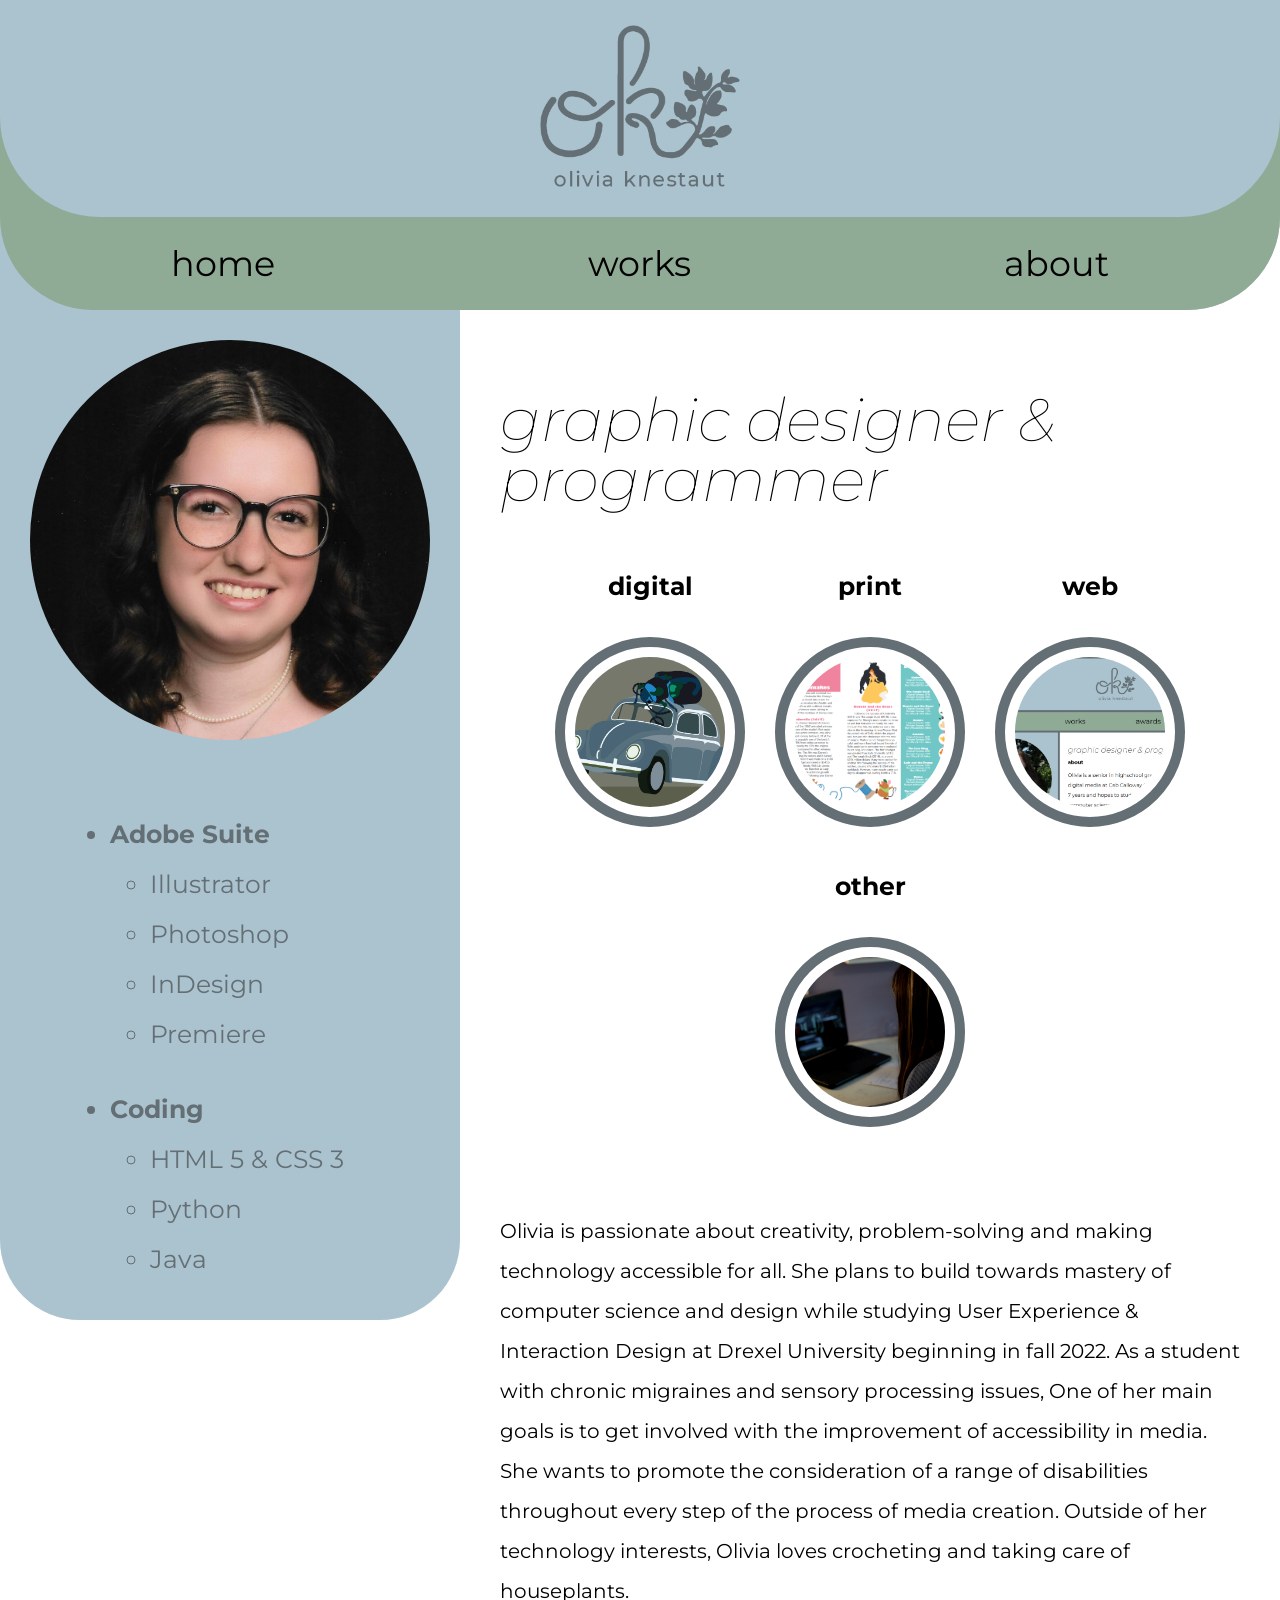
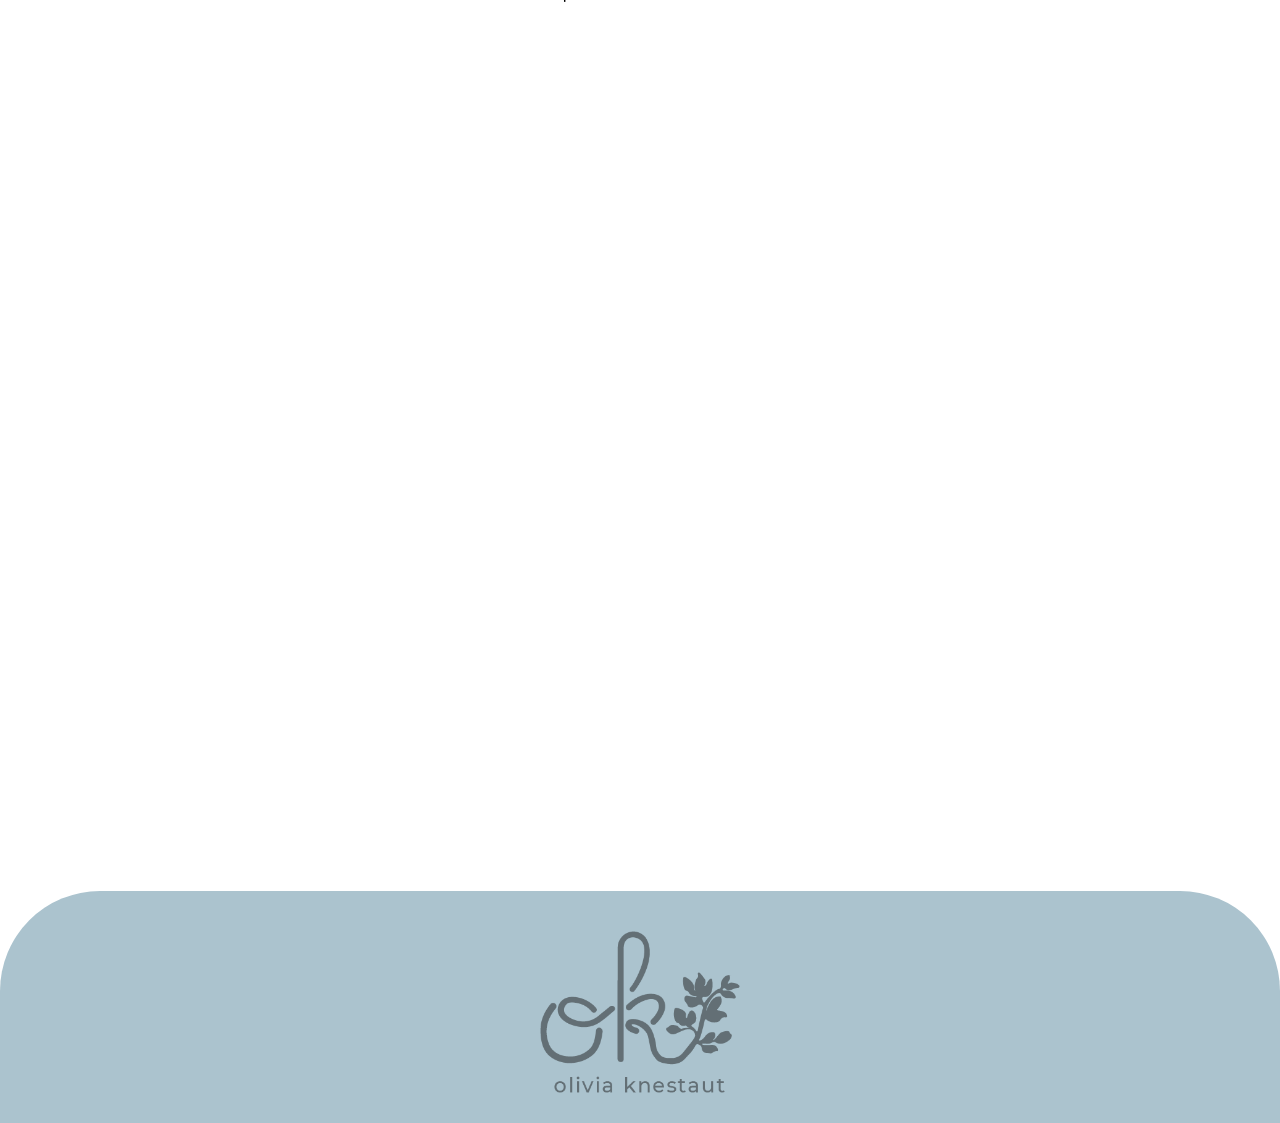
<file: index.html>
<!DOCTYPE html>
<html lang="en">
<head>
    <meta charset="UTF-8">
    <title>Olivia Knestaut Porfolio Website</title>
    <link href="CSS/stylesheet.css" type="text/css" rel="stylesheet" />
    <link rel="preconnect" href="https://fonts.googleapis.com">
    <link rel="preconnect" href="https://fonts.gstatic.com" crossorigin>
    <link href="https://fonts.googleapis.com/css2?family=Montserrat:ital,wght@0,400;0,700;1,200&display=swap" rel="stylesheet">
</head>
<body>

<!-- Main Content -->
<main>

    <!-- Header -->
<div class="roundingboxheader1">
    <header class="header">
        <img class="logo" src="Images/OliviaLogoGrey.png" alt="">
    </header>
</div>

    <!-- Links -->
<div class="roundingboxheader2">
    <section class="links">
            <a href="index.html">home</a>
            <a href="works.html">works</a>
            <a href="about.html">about</a>
    </section>
</div>



<div class="flex-container">
<!-- Sidebar -->
    <div class="sidebar">

        <div class="sidebarphoto">
            <img class="myface" src="Images/OliviaGradPhoto.jpg" width="400px">
        </div>


<!-- Skills -->
        <div class="skills">
           <ul>
              <li><strong>Adobe Suite</strong></li>
              <ul>
                  <li>Illustrator</li>
                  <li>Photoshop</li>
                  <li>InDesign</li>
                  <li>Premiere</li>
              </ul>
           </ul>
           <ul>
              <li><strong>Coding</strong></li>
              <ul>
                  <li>HTML 5 & CSS 3</li>
                  <li>Python</li>
                  <li>Java</li>
              </ul>
           </ul>

        </div>
    </div>



<!-- Works Links -->
         <div class="about1">
           <h1><em>graphic designer & programmer</em></h1>
           
           <div class="portfoliolinks">
                <div class="navitem">
                     <h2><strong>digital</strong></h2>
                     <a href="works.html#digitallink"><img class="navimage" src="Images/NavImages/MediaNavImage.jpg" alt="" width="150px"></a>
                 </div>
                 <div class="navitem">
                     <h2><strong>print</strong></h2>
                     <a href="works.html#printlink"><img class="navimage" src="Images/NavImages/PrintNavImage.png" alt="" width="150px"></a>
                 </div>

                <div class="navitem">
                    <h2><strong>web</strong></h2>
                    <a href="works.html#weblink"><img class="navimage" src="Images/NavImages/Webnavimage.png" alt="" width="150px"></a>
                 </div>
                 <div class="navitem">
                     <h2><strong>other</strong></h2>
                     <a href="works.html#otherlink"><img class="navimage" src="Images/NavImages/VideoNav.png" alt="" width="150px"></a>
                 </div>
        </div>
           
    <!-- About and Academic -->
            
            <p>
                Olivia is passionate about creativity, problem-solving and making technology accessible for
                all. She plans to build towards mastery of computer science and design while studying User Experience & Interaction Design at Drexel University beginning in fall 2022.
                As a student with chronic migraines and sensory processing issues, One of her main goals is to get involved with the improvement of accessibility in media.
                She wants to promote the consideration of a range of disabilities throughout every step of the process of media creation.
                 Outside of her technology interests, Olivia loves 
                crocheting and taking care of houseplants.
             </p>
    </div>
</div>

<div class="videobox">
    <iframe class="introvid" src="https://www.youtube.com/embed/pCH2_9ZTU_0" title="YouTube video player" frameborder="0" allow="accelerometer; autoplay; clipboard-write; encrypted-media; gyroscope; picture-in-picture" allowfullscreen></iframe>
</div>



    <!-- Footer -->
<div class="roundingboxfooter">
    <footer class="footer">
        <img class="logo" src="Images/OliviaLogoGrey.png" alt="">
    </footer>
</div>

</main>
</body>
</html>
</file>
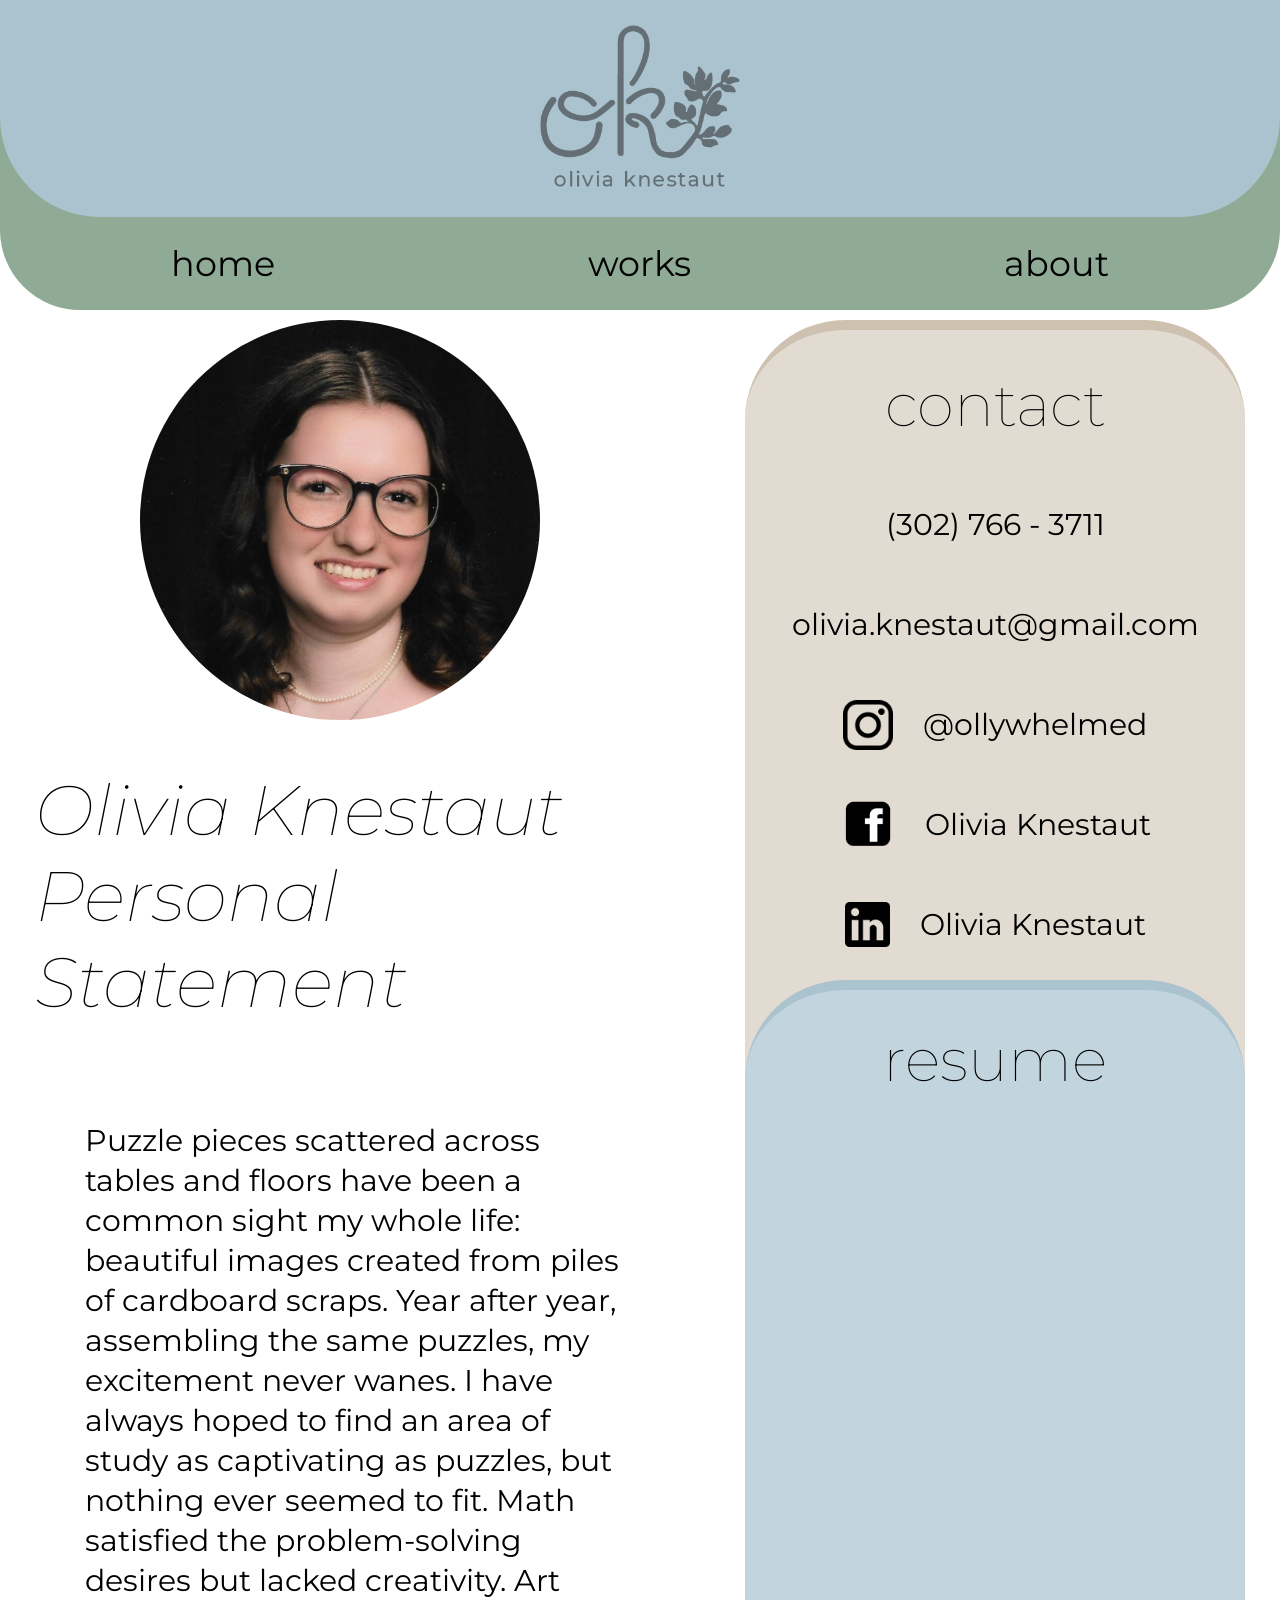
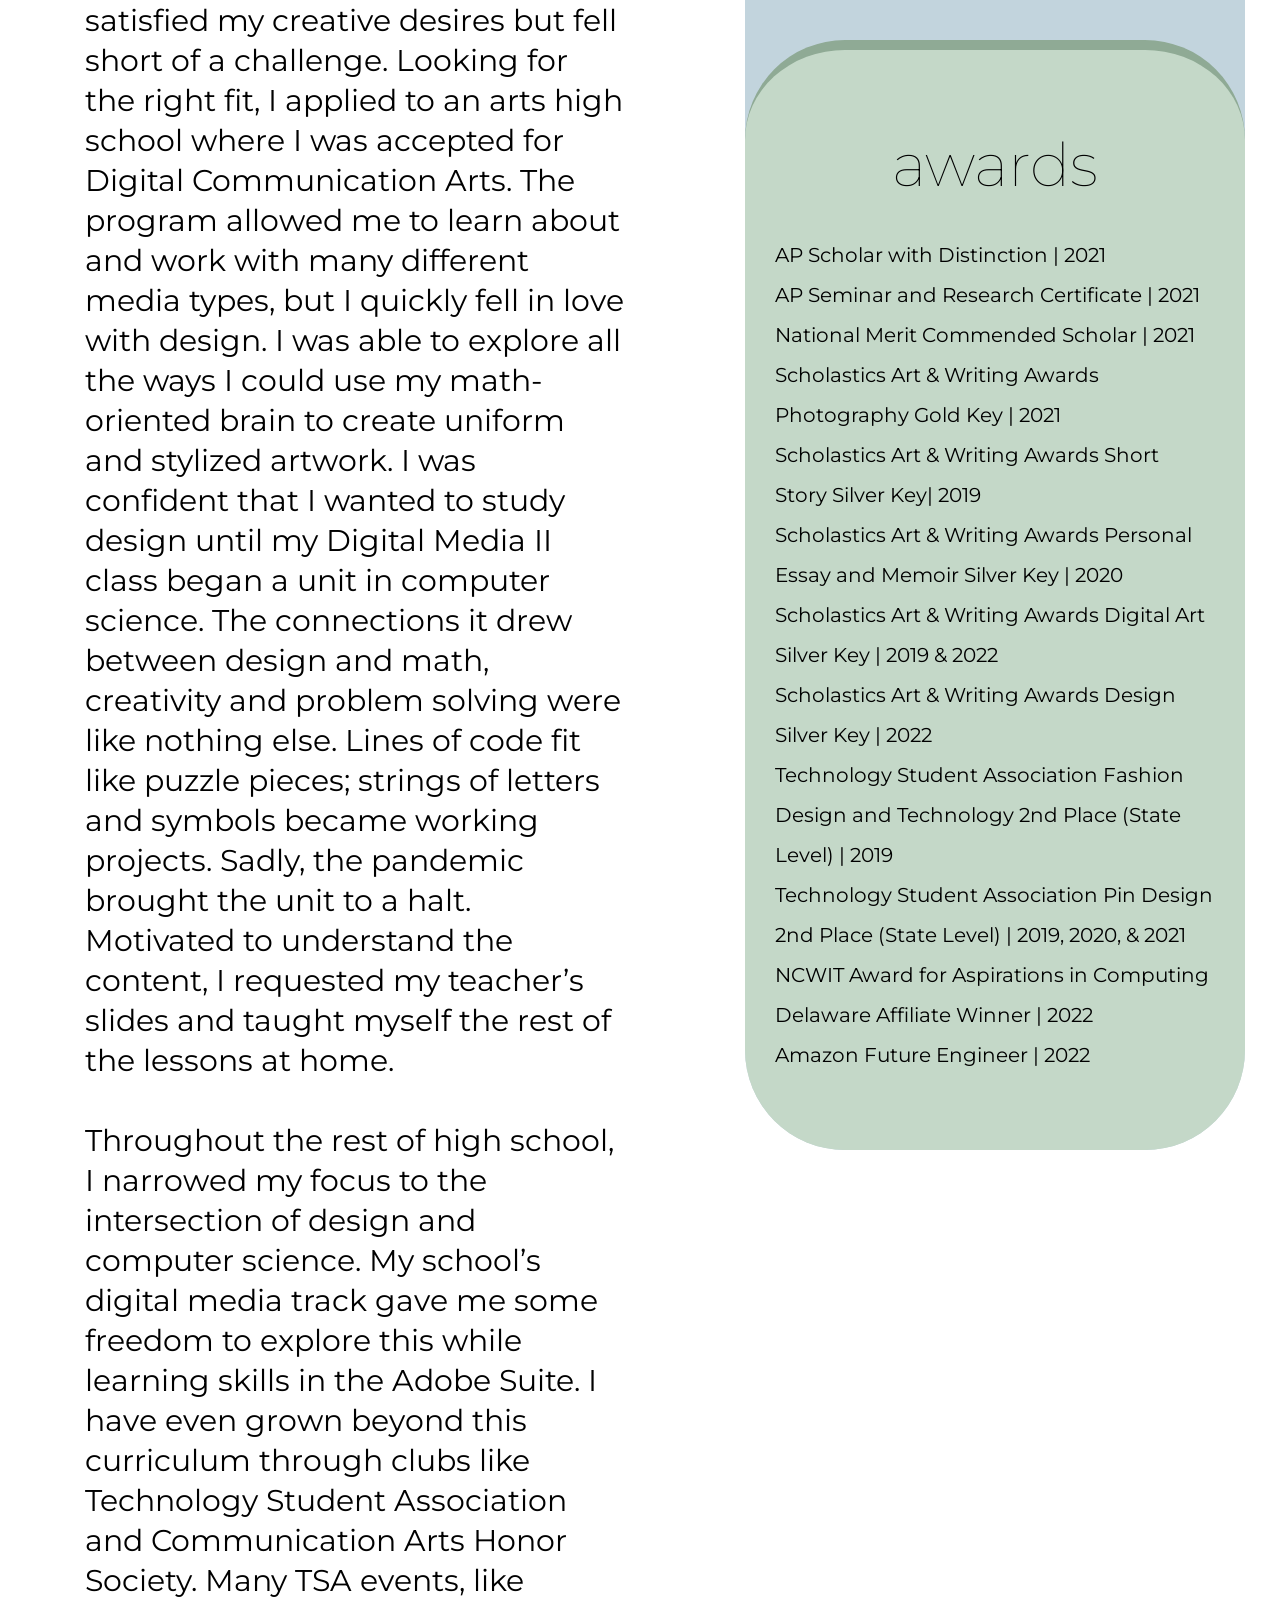
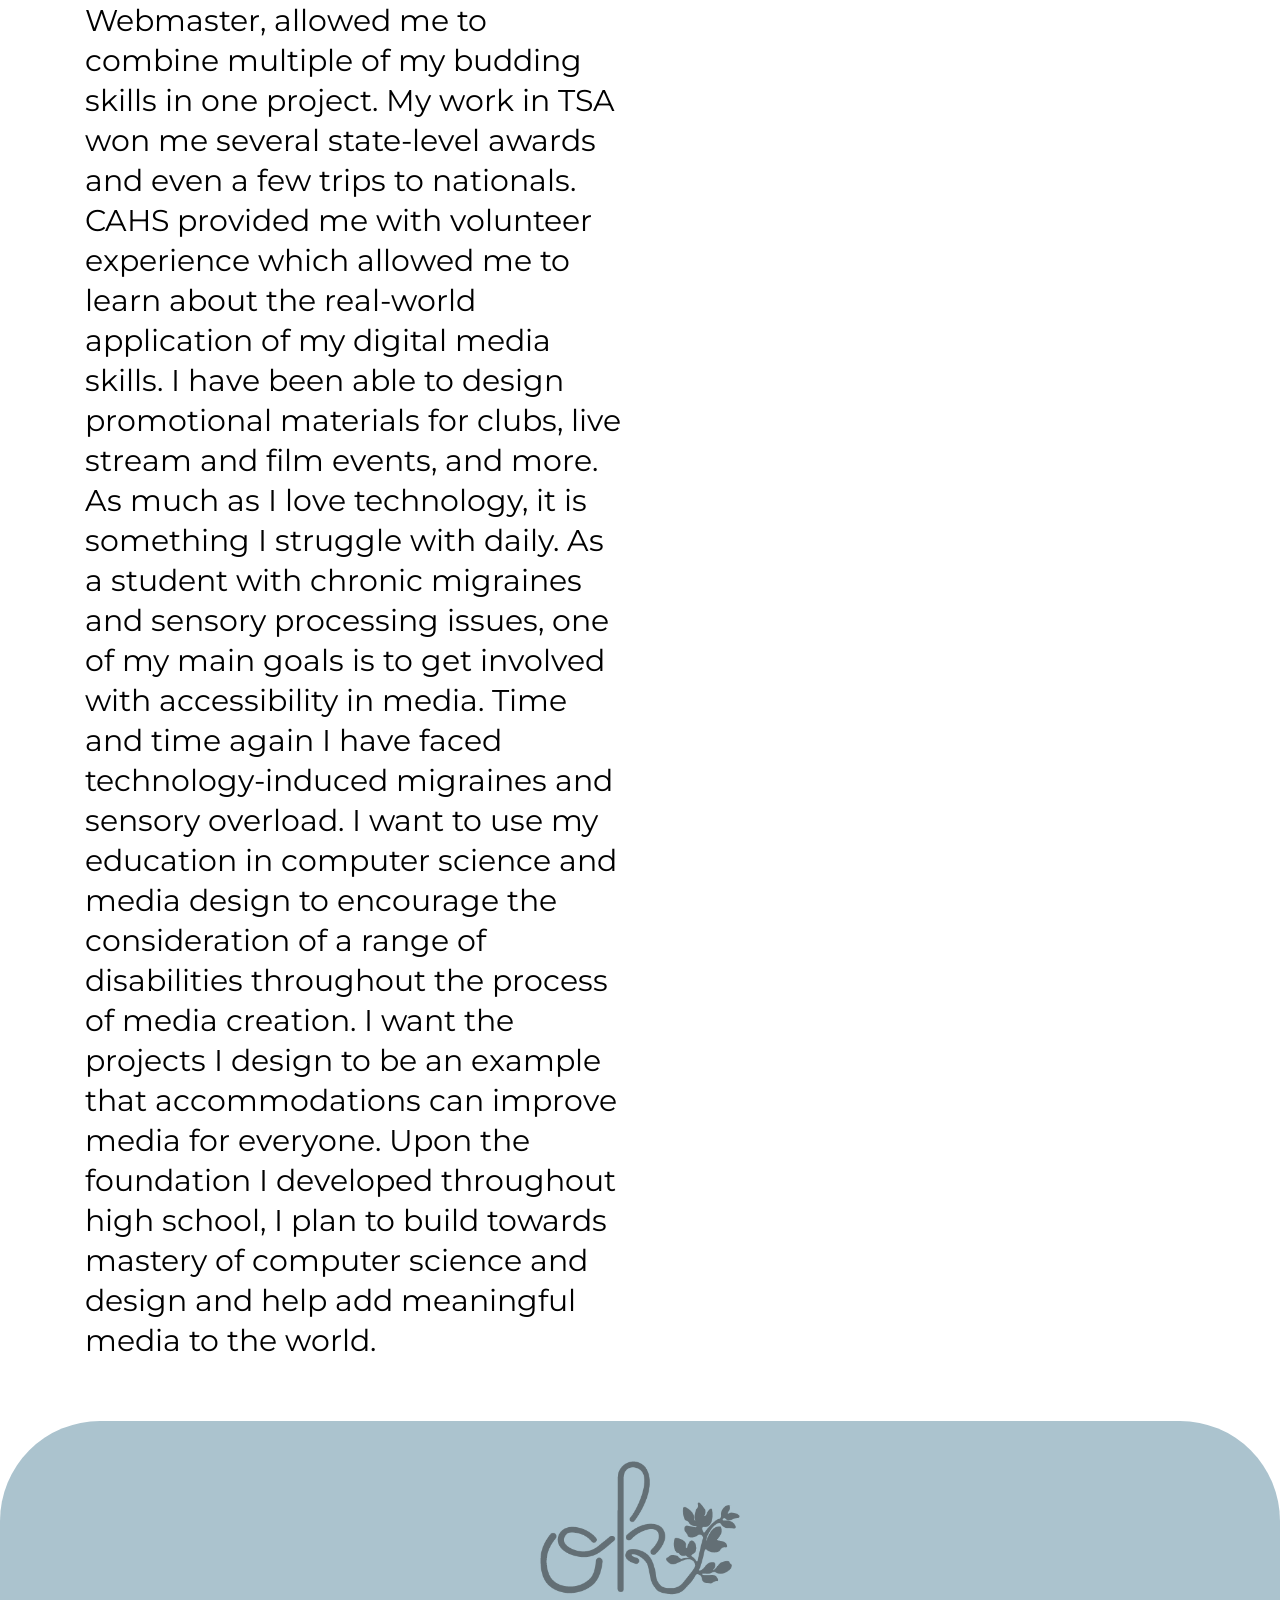
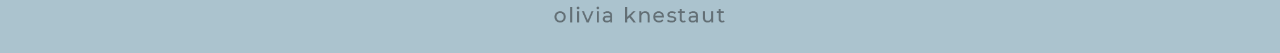
<file: about.html>
<!DOCTYPE html>
<html lang="en">
<head>
    <meta charset="UTF-8">
    <title>Olivia Knestaut Porfolio Website</title>
    <link href="CSS/stylesheet.css" type="text/css" rel="stylesheet" />
    <link href="CSS/about.css" type="text/css" rel="stylesheet" />
    <link rel="preconnect" href="https://fonts.googleapis.com">
    <link rel="preconnect" href="https://fonts.gstatic.com" crossorigin>
    <link href="https://fonts.googleapis.com/css2?family=Montserrat:ital,wght@0,400;0,700;1,200&display=swap" rel="stylesheet">
</head>
<body>
     <!-- Header -->
<div class="roundingboxheader1">
    <header class="header">
        <img class="logo" src="Images/OliviaLogoGrey.png" alt="">
    </header>
</div>

    <!-- Links -->
    <section class="links">
        <a href="index.html">home</a>
        <a href="works.html">works</a>
        <a href="about.html">about</a>
</section>
    
<div class="aboutflex">
    <div class ="aboutitem aboutessay">
        <div class="statementheader">
            <img id="gradphoto" src="Images/OliviaGradPhoto.jpg" alt="" width="400px" height="400px">
            <h1 class="statementtext"><em>Olivia Knestaut <br> Personal Statement</em></h1>
        </div>
        
        <p id="essaytext">
            Puzzle pieces scattered across tables and floors have been a common sight my whole life: beautiful images created from piles of cardboard scraps. Year after year, assembling the same puzzles, my excitement never wanes. I have always hoped to find an area of study as captivating as puzzles, but nothing ever seemed to fit. Math satisfied the problem-solving desires but lacked creativity. Art satisfied my creative desires but fell short of a challenge. Looking for the right fit, I applied to an arts high school where I was accepted for Digital Communication Arts. The program allowed me to learn about and work with many different media types, but I quickly fell in love with design. I was able to explore all the ways I could use my math-oriented brain to create uniform and stylized artwork. I was confident that I wanted to study design until my Digital Media II class began a unit in computer science. The connections it drew between design and math, creativity and problem solving were like nothing else. Lines of code fit like puzzle pieces; strings of letters and symbols became working projects. Sadly, the pandemic brought the unit to a halt. Motivated to understand the content, I requested my teacher’s slides and taught myself the rest of the lessons at home.
            
            <br> <br> Throughout the rest of high school, I narrowed my focus to the intersection of design and computer science. My school’s digital media track gave me some freedom to explore this while learning skills in the Adobe Suite. I have even grown beyond this curriculum through clubs like Technology Student Association and Communication Arts Honor Society. Many TSA events, like Webmaster, allowed me to combine multiple of my budding skills in one project. My work in TSA won me several state-level awards and even a few trips to nationals. CAHS provided me with volunteer experience which allowed me to learn about the real-world application of my digital media skills. I have been able to design promotional materials for clubs, live stream and film events, and more. As much as I love technology, it is something I struggle with daily. As a student with chronic migraines and sensory processing issues, one of my main goals is to get involved with accessibility in media. Time and time again I have faced technology-induced migraines and sensory overload. I want to use my education in computer science and media design to encourage the consideration of a range of disabilities throughout the process of media creation. I want the projects I design to be an example that accommodations can improve media for everyone. Upon the foundation I developed throughout high school, I plan to build towards mastery of computer science and design and help add meaningful media to the world.
            
        </p>
    </div>
    <div id="sidebar" class ="aboutitem">
        <div class="sidebaritem sidebaritem1">
            <h1>
                contact
            </h1>
            <div class="sidebarlines">
                <p>(302) 766 - 3711</p>
                <p>olivia.knestaut@gmail.com</p>
                <div class="social">
                    <img class="smimage" src="Images/Other/instalogo.png" alt="" height="50px" width="50px">
                    <p>@ollywhelmed</p>
                </div>
                <div class="social">
                    <img class="smimage" src="Images/Other/facebooklogo.png" alt="" height="55px" width="55px">
                    <p>Olivia Knestaut</p>
                </div>
                <div class="social">
                    <img class="smimage" src="Images/Other/linkedinlogo.png" alt="" height="45px" width="45px">
                    <p>Olivia Knestaut</p>
                </div>
            </div>
        </div>
        <div class="roundingbox1">
            <div class="sidebaritem sidebaritem2">
                <h1>resume</h1>
                <iframe src="Images/Docs/Olivia_Knestaut_Resume_Long.pdf" frameborder="0" width="400px" height="550px"></iframe>
            </div>
        </div>
        <div class="roundingbox2">
            <div class="sidebaritem sidebaritem3">
                <h1>awards</h1>
                <p id="awardtext" >
                    AP Scholar with Distinction | 2021 <br>
                    AP Seminar and Research Certificate | 2021 <br>
                    National Merit Commended Scholar | 2021 <br>
                    Scholastics Art & Writing Awards Photography Gold Key | 2021 <br>
                    Scholastics Art & Writing Awards Short Story Silver Key| 2019 <br>
                    Scholastics Art & Writing Awards Personal Essay and Memoir Silver Key | 2020 <br>
                    Scholastics Art & Writing Awards Digital Art Silver Key | 2019 & 2022 <br>
                    Scholastics Art & Writing Awards Design Silver Key | 2022 <br>
                    Technology Student Association Fashion Design and Technology 2nd Place (State Level) | 2019 <br>
                    Technology Student Association Pin Design 2nd Place (State Level) | 2019, 2020, & 2021 <br>
                    NCWIT Award for Aspirations in Computing Delaware Affiliate Winner | 2022 <br>
                    Amazon Future Engineer | 2022
                </p>
            </div>
        </div>
        
        
    </div>

</div>


    

</section>


    <!-- Footer -->
<div class="roundingboxfooter">
    <footer class="footer">
        <img class="logo" src="Images/OliviaLogoGrey.png" alt="">
    </footer>
</div>
    
</body>
</file>
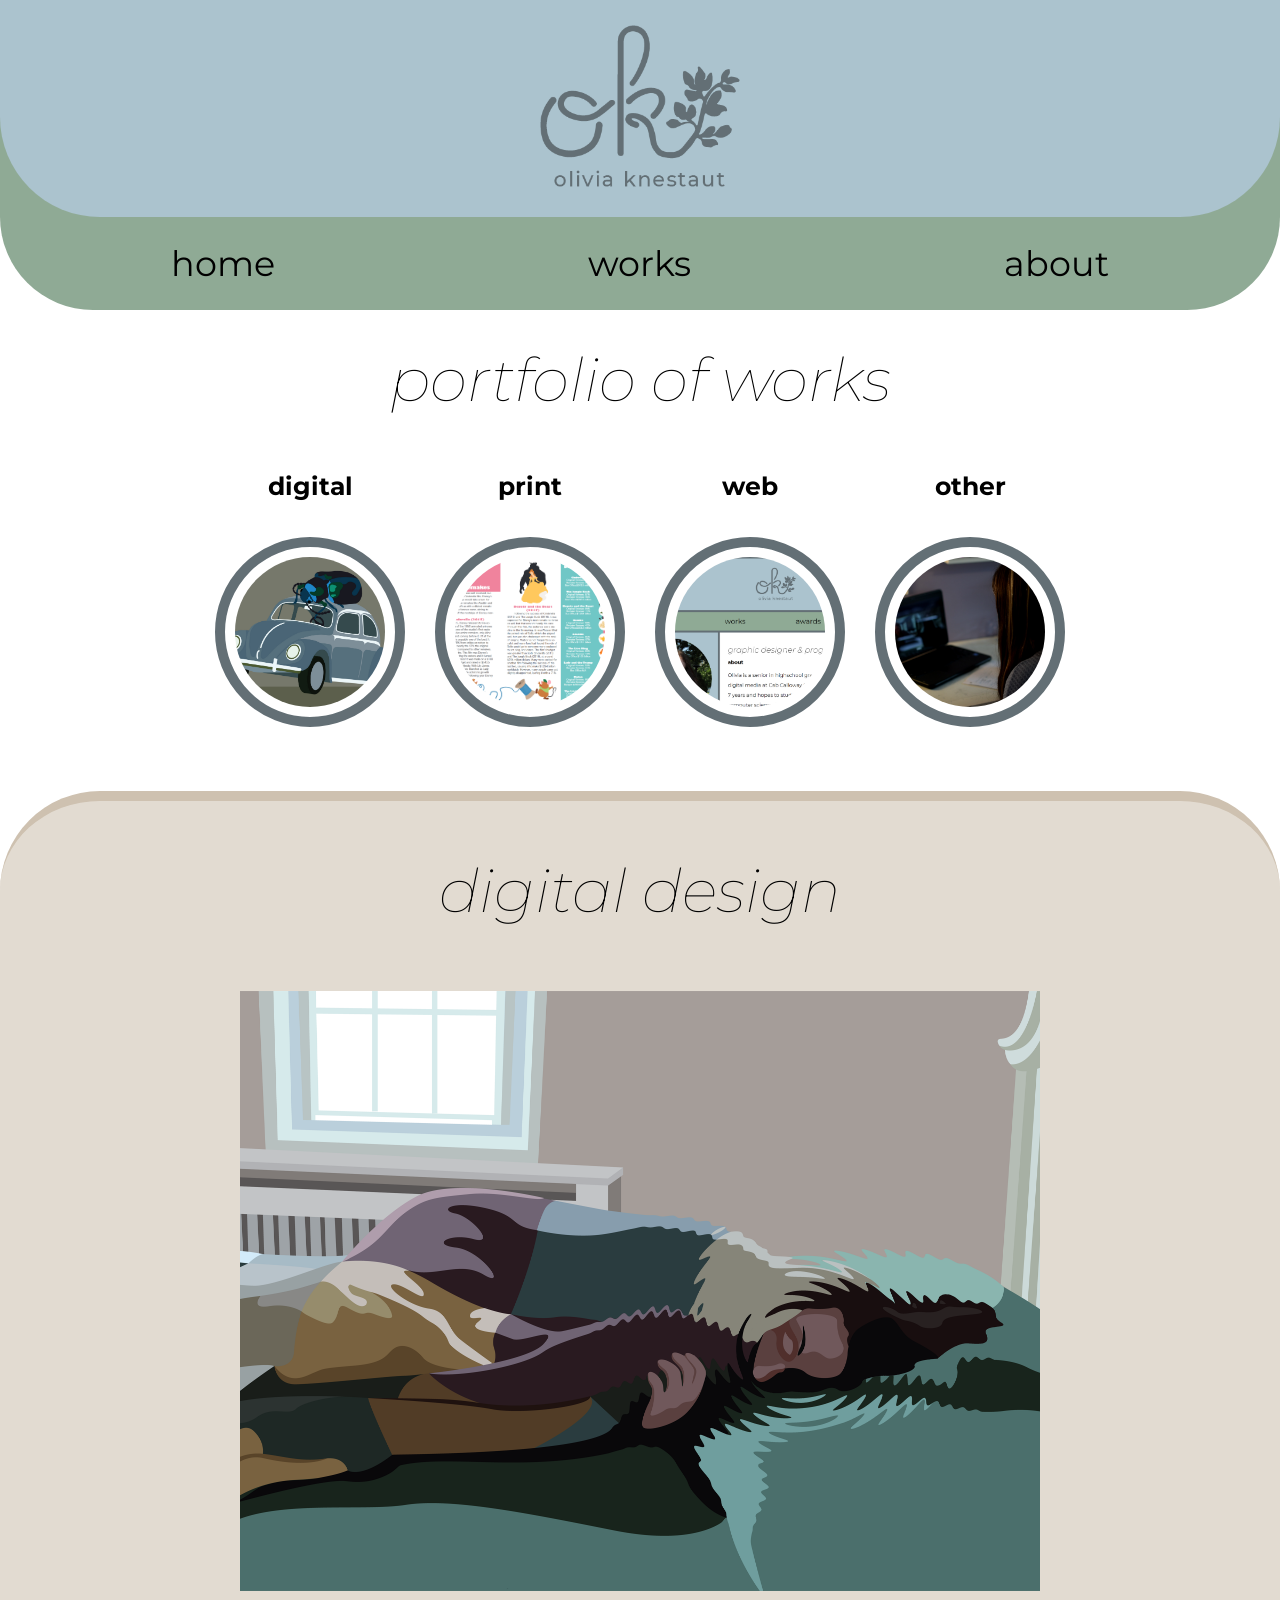
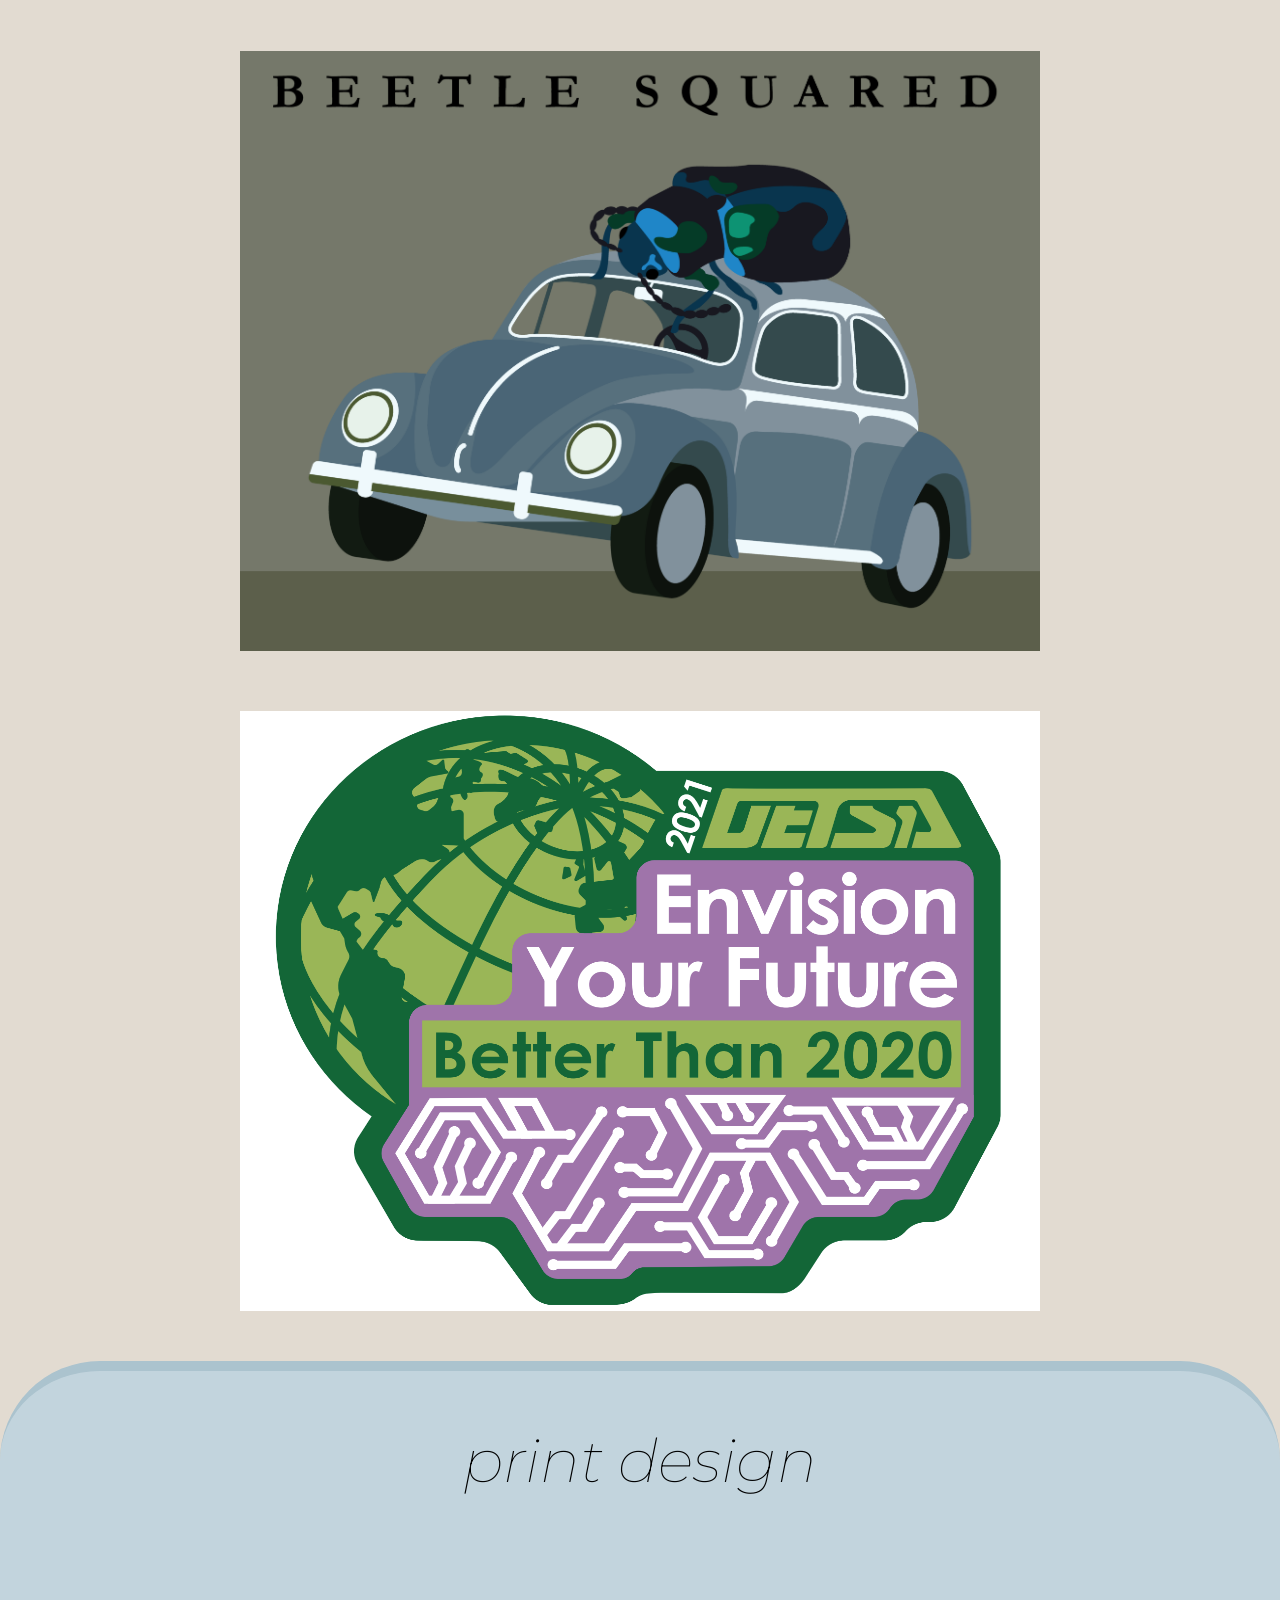
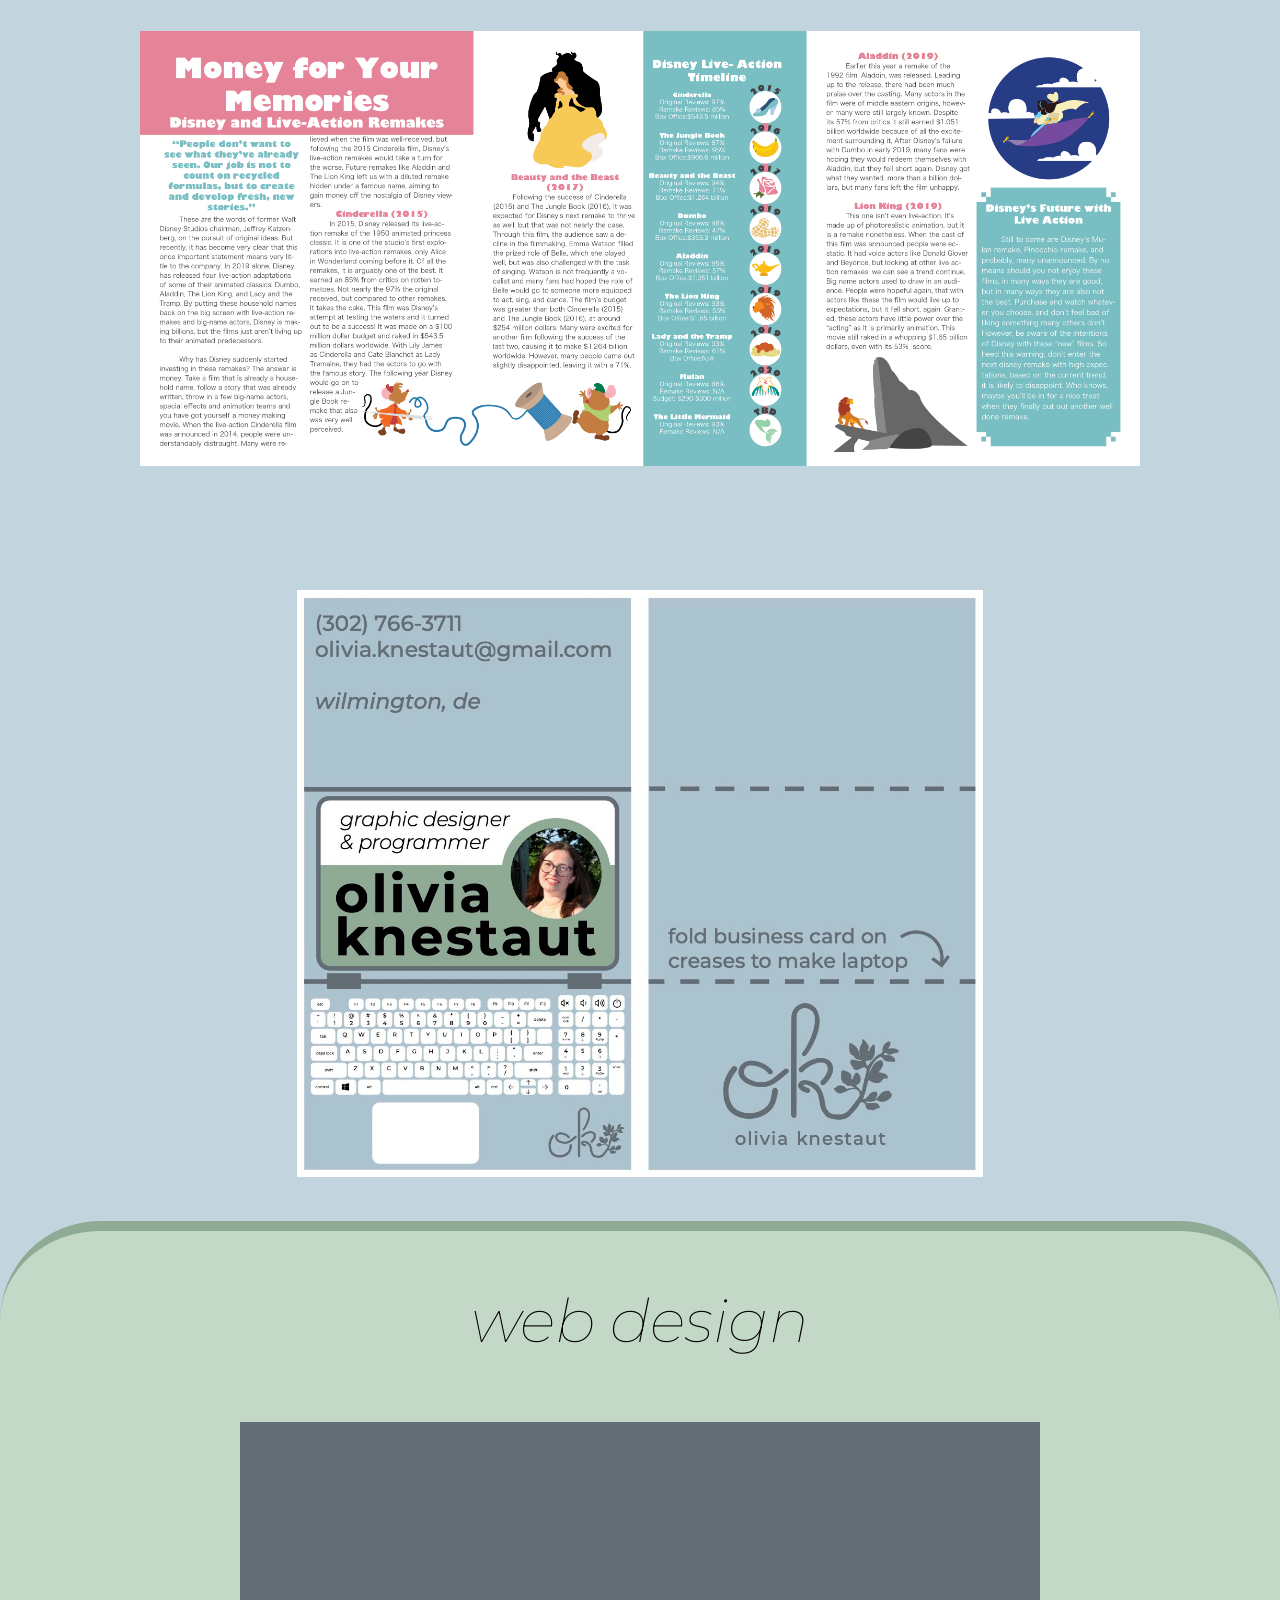
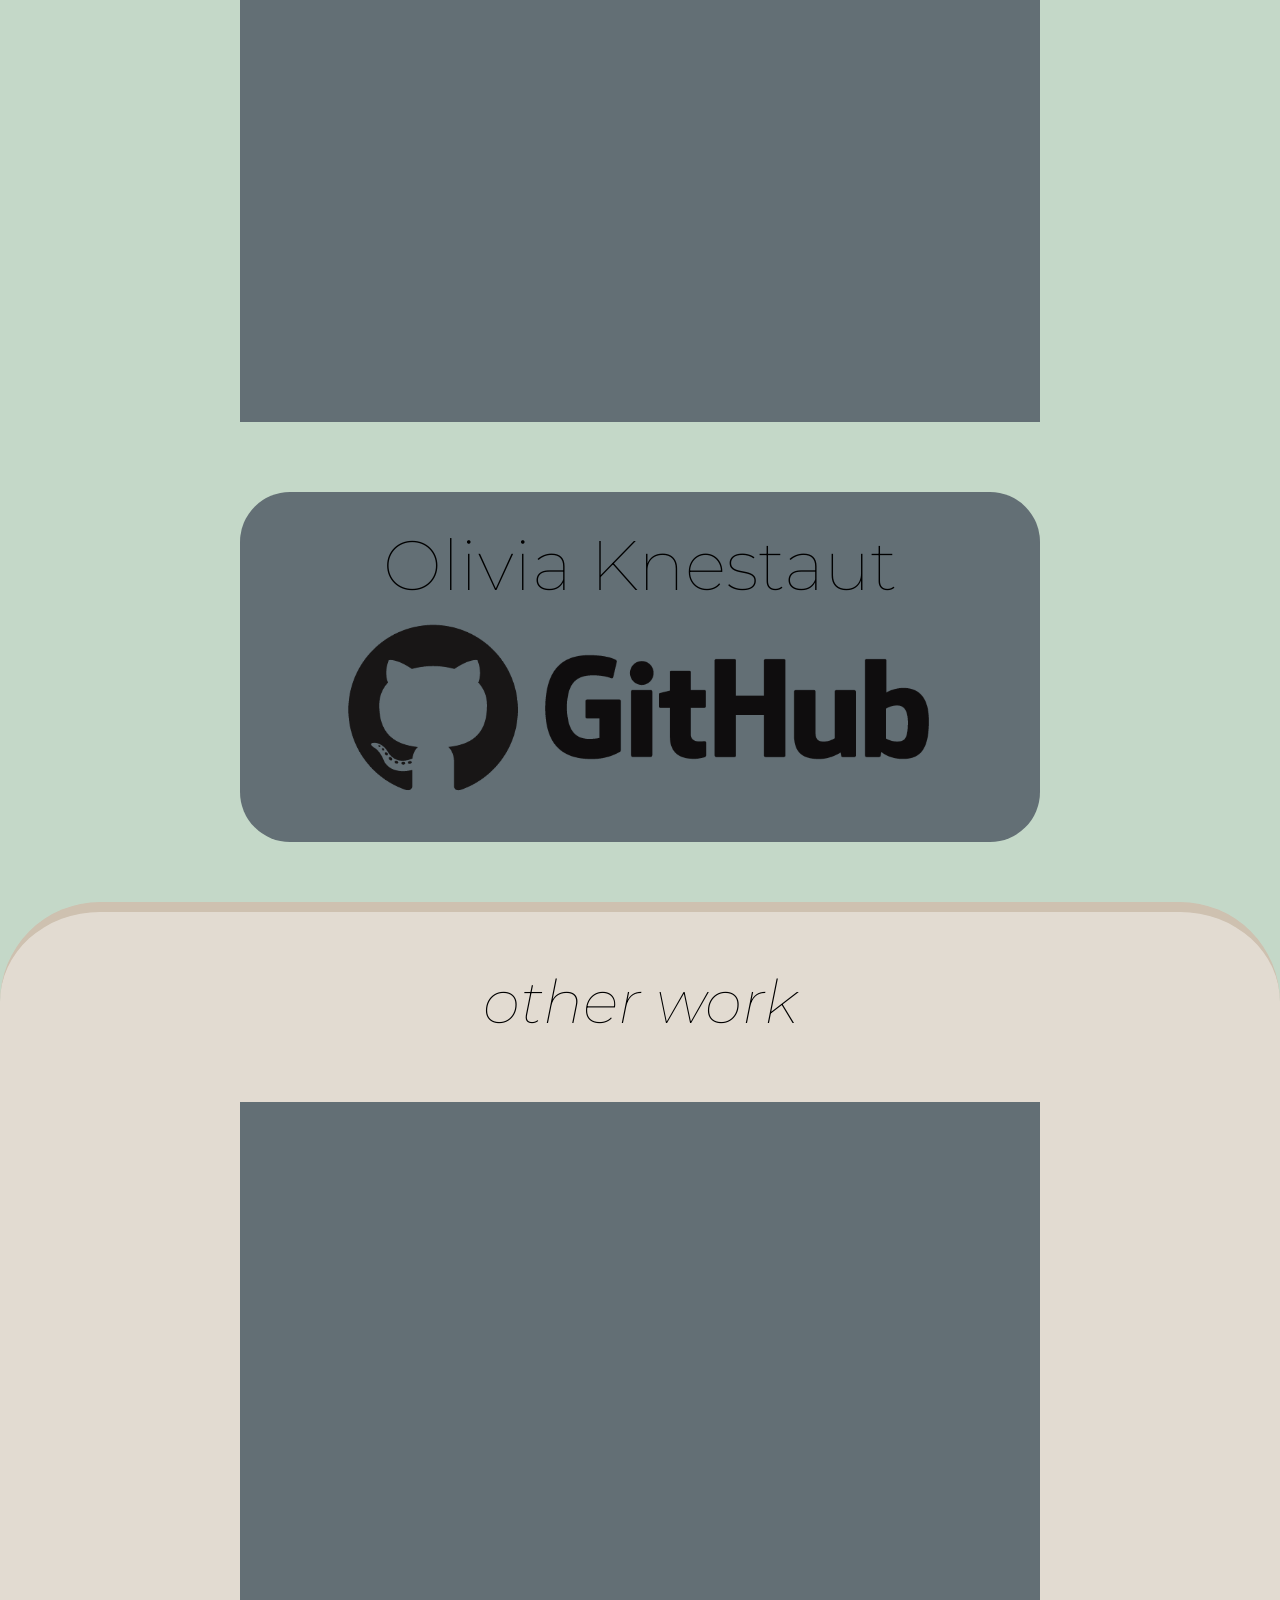
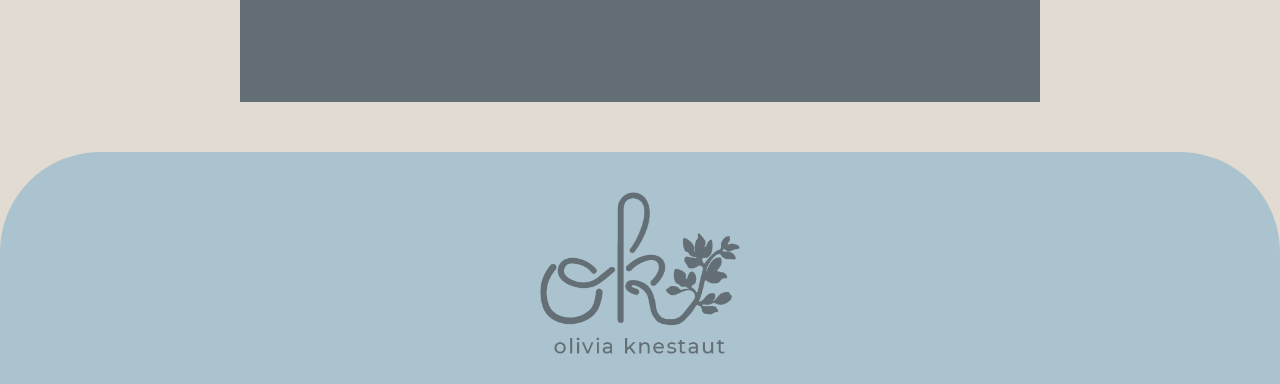
<file: works.html>
<!DOCTYPE html>
<html lang="en">
<head>
    <meta charset="UTF-8">
    <title>Olivia Knestaut Porfolio Website</title>
    <link href="CSS/stylesheet.css" type="text/css" rel="stylesheet" />
    <link href="CSS/works.css" type="text/css" rel="stylesheet" />
    <link rel="preconnect" href="https://fonts.googleapis.com">
    <link rel="preconnect" href="https://fonts.gstatic.com" crossorigin>
    <link href="https://fonts.googleapis.com/css2?family=Montserrat:ital,wght@0,400;0,700;1,200&display=swap" rel="stylesheet">
</head>
<body>


   <!-- Header -->
<div class="roundingboxheader1">
    <header class="header">
        <img class="logo" src="Images/OliviaLogoGrey.png" alt="">
    </header>
</div>

    <!-- Links -->
    <section class="links">
        <a href="index.html">home</a>
        <a href="works.html">works</a>
        <a href="about.html">about</a>
</section>
    
    <!-- Works-->
    <div class="portfoliotitle">
        <h1><em>portfolio of works</em></h1>
    </div>
    
    <div class="portfoliolinks">
        <div class="navitem">
            <h2><strong>digital</strong></h2>
            <a href="works.html#digitallink"><img class="navimage" src="Images/NavImages/MediaNavImage.jpg" alt="" width="150px"></a>
        </div>
        <div class="navitem">
            <h2><strong>print</strong></h2>
            <a href="works.html#printlink"><img class="navimage" src="Images/NavImages/PrintNavImage.png" alt="" width="150px"></a>
        </div>
        <div class="navitem">
            <h2><strong>web</strong></h2>
            <a href="works.html#weblink"><img class="navimage" src="Images/NavImages/Webnavimage.png" alt="" width="150px"></a>
        </div>
        <div class="navitem">
            <h2><strong>other</strong></h2>
            <a href="works.html#otherlink"><img class="navimage" src="Images/NavImages/VideoNav.png" alt="" width="150px"></a>
        </div>
    </div>
    
    <div class="works">
       
        <!-- DIGITAL DESIGN -->
        

        <div class="worksection digitaldesign">
            <h1 id="digitallink"><em>digital design</em></h1>
            
            <ul class="workitemsection1">
                <li class="workitem1">
                    <img class = "workimage1 image" src="Images/DigitalDesign/Auras.png" alt="" >
                    <div class ="caption1">
                        <div class="blur1"></div>
                        <div class = "caption-text1">
                            <h1><em>Auras</em></h1>
                            <p>Scholastics Art & Writing Award: <br> Digital Art Silver Key 2022</p>
                        </div>
                    </div>
                </li>
                <li class="workitem1">
                    <img class = "workimage1 image" src="Images/DigitalDesign/BeetleSquared.png" alt="" >
                    <div class ="caption1">
                        <div class="blur1"></div>
                        <div class = "caption-text1">
                            <h1><em>Beetle Squared</em></h1>
                            <p></p>
                        </div>
                    </div>
                </li>
                <li class="workitem1">
                    <img class = "workimage1 image" src="Images/DigitalDesign/OliviaDETSAPinDesign2021(2ndPlace).png" alt="" >
                    <div class ="caption1">
                        <div class="blur1"></div>
                        <div class = "caption-text1">
                            <h1><em>Envision your Future Pin</em> </h1>
                            <p>TSA Pin Deisgn 2nd Place 2021 <br> Scholastics Art & Writing Award: <br> Design Silver Key 2022</p>
                        </div>
                    </div>
                </li>
            </ul>
            
        </div>

        <!-- PRINT DESIGN -->
    <div class="outerbox1">

        <div class="worksection printdesign">
            <h1 id="printlink"><em>print design</em></h1>

            <ul class="workitemsection2">
                <li class="workitem2">
                    <img id = "magazine" class = "workimage2 image" src="Images/PrintDesign/OliviaMagazineSpread.png" alt="" >
                    <div class ="caption2">
                        <div class="blur2"></div>
                        <div class = "caption-text2">
                            <h1><em>Money for your Memories <br> Disney and Live Action Remakes</em></h1>
                        </div>
                    </div>
                </li>
                <li class="workitem2">
                    <img id = "businesscard" class = "workimage2 image" src="Images/PrintDesign/oliviabusinesscard.jpg" alt="" >
                    <div id = "businesscard" class ="caption2">
                        <div  id = "businesscard"class="blur2"></div>
                        <div  id = "businesscard" class = "caption-text2">
                            <h1><em>Olivia Knestaut Business Card</em></h1>
                        </div>
                    </div>
                </li>
            </ul>
            
        </div>


    </div>
            
        <!-- WEB DESIGN -->
    <div class="outerbox2">
        <div class="worksection webdesign">
            <h1 id="weblink"><em>web design</em></h1>
            
            <div class="workitemsection3">
                <div class="workitem3">
                    <iframe class="workimage3" src="https://stigmtizedsterotypedsensationalized.glitch.me/" frameborder="0"></iframe>
                </div>
                <div class="workitem3">
                        <a  class="workimage3" id="githubbutton" href="https://github.com/OliviaKnestaut" target="_blank">
                            <h1 class="buttontext">Olivia Knestaut</h1>
                            <img class="githublogo" src="Images/Other/Githublogo.png" alt="">
                        </a>
                </div>
            </div>
    
        </div>
    </div>
        
        <!-- OTHER WORKS -->
    <div class="outerbox3">
        <div class="worksection otherdesign">
            <h1 id="otherlink"><em>other work</em></h1>

            <div class="workitemsection4">
                <div class="workitem4">
                    <div class="workimage4">
                        <iframe id="disconnectedvideo" src="https://www.youtube.com/embed/lvPew9Rzl-M" title="YouTube video player" frameborder="0" allow="accelerometer; autoplay; clipboard-write; encrypted-media; gyroscope; picture-in-picture" allowfullscreen></iframe>
                    </div>
                </div>
            </div>

        
        
    </div>

    </div>
    
    
    
    
    <!-- Footer -->
<div class="roundingboxfooter">
    <footer class="footer">
        <img class="logo" src="Images/OliviaLogoGrey.png" alt="">
    </footer>
</div>

</body>
</file>
<file: CSS/stylesheet.css>
/*COLORS
Green: #8FAA95
Blue: #ABC3CE
Grey:#636F75
Fonts:
font-family: 'Montserrat', sans-serif;
*/
/*FONT CSS*/

main{
    background-color: #FFFFFF;
}

/*LINKS N STUFF*/
a:link, a:visited {
  color: #000000;
    margin: 10px;
    text-decoration: none;
    font-family: 'Montserrat', sans-serif;
    font-size: 35px;}

a:hover {
    color: #FFFFFF;
}

#websitelinks{
    color: #000000;
    display: flex;
    justify-content: center;
    font-size: 35px;
}


/*GENERAL SETUP*/
ul{
    font-family: 'Montserrat', sans-serif;
    font-size: 25px;
    line-height: 50px;
}
p{
  font-family: 'Montserrat', sans-serif;
    font-size: 20px;
    line-height: 40px;  
}

h1 {
    font-family: 'Montserrat', sans-serif;
    font-weight: lighter;
    font-size: 60px;
    line-height: 60px;
}

h2{
    font-family: 'Montserrat', sans-serif;
    font-weight: bold;
    font-size: 25px;
    line-height: 30px;
}

body {
    margin: 0;
}



/*ALL PAGES*/
main {
    width: 100%;
    height: 100%;
}

.header {
    background: #ABC3CE; /*Blue*/
    display: flex;
    justify-content: center;
    padding: 25px;
    border-bottom-right-radius: 100px;
    border-bottom-left-radius: 100px;
}

.roundingboxheader1{
    background: #8FAA95;
}

.logo{
    width: 200px;
    border-radius: 0px;
}

.links {
    background: #8FAA95; /*Green*/
    display: flex;
    flex-direction: column;
    align-items: center;
    justify-content: center;
    border-bottom-right-radius: 80px;
    border-bottom-left-radius: 80px;
    
}
.roundingboxheader2{
    background: #FFFFFF;
    
}

.footer {
    background: #ABC3CE; /*Blue*/
    display: flex;
    justify-content: center;
    padding: 25px;
    padding-top: 40px;
    border-top-left-radius: 100px;
    border-top-right-radius: 100px;
}


/*HOME PAGE*/
.myface{
    border-radius: 50%;
    padding: 0px;
}

.flex-container{
    display: flex;
    flex-direction: column;
    align-items: center;
    justify-content: center;
}
.sidebar {
    padding: 30px;
    background: #ABC3CE; /*Blue*/
    border-bottom-right-radius: 80px;
    border-bottom-left-radius: 80px;
    width: 400px;
    height: 950px;
}

.skills {
    height: 600px;
    width: 300px;
    padding: 40px;
    color: #636F75; 
}

.about1{
    padding:40px;
    padding-bottom: 0px;
}
.about2{
    padding: 40px;
    padding-top: 0px;
}


    /*Navigation*/
.portfoliolinks{
    display: flex;
    justify-content: center;
    flex-direction: row;
    flex-wrap: wrap;
    padding-bottom: 40px;
}
.navitem{
    display: flex;
    flex-direction: column;
    justify-content: center;
    align-items: center; 
}
.navimage{
    border-radius: 50%;
    border: 10px solid #636F75;
    padding: 10px;
    margin:5px;
}

img.navimage:hover {
  border: 10px solid #ABC3CE;
}

/*Intro Vid*/
.videobox{
    display: flex;
    justify-content: center;
    align-items: center;
    padding: 30px;
}
.introvid{
    height: 400px;
    width: 711px;
}



/*TABLET & DESKTOP CHANGES*/
@media screen and (min-width: 1200px){

    /* GENERAL */
    .links {
    display: flex;
    flex-direction: row;
    justify-content: space-around;
    padding: 15px;
    border-bottom-right-radius: 100px;
    border-bottom-left-radius: 100px;
    }

    .roundingboxheader2{
        background: #ABC3CE;
        border-bottom-right-radius: 100px;
    }

    .flex-container{
        display: flex;
        flex-direction: row;
        align-items:flex-start;
    }
    .sidebar{
        height:950px;
        margin-bottom: 20px;
    }

    .footercontent{
    display: flex;
    flex-direction: row;
    }

    .footeritem {
    display: flex;
    flex-direction: column;
    align-items: center;
    width: 30%;
    }
    
    #logo{
        width: 15%;
    }
    .introvid{
        height: 800px;
        width: 1422px;
    }
    
}

/*SMALL PHONE SCREEN*/
@media screen and (max-width: 600px){

    .links {
        border-bottom-right-radius: 0px;
        border-bottom-left-radius: 0px;
        }

    .navimage{
        width:100px;
        border: 8px solid #636F75;
        padding: 8px;
    }

    img.navimage:hover {
        border: 8px solid #ABC3CE;
      }

    .introvid{
        height: 200px;
        width: 355px;
    }
}
</file>
<file: CSS/about.css>
/*About Page*/

p {
    font-size: 30px;
}
.links{
    border-bottom-right-radius: 80px;
    border-bottom-left-radius: 80px;
}
.aboutflex{
    display: flex;
    flex-direction: row;
    align-items:flex-start;
    justify-content: space-around;
    flex-wrap: wrap;
}
.aboutitem{
    margin: 10px;
}

.statementheader{
    display: flex;
    flex-direction: row;
    flex-wrap: wrap;
    margin: 30px;
    align-items: center;
    justify-content: center;
}
#gradphoto{
    border-radius: 50%;
    margin-right: 30px;
}
.statementtext{
    font-size: 60px;
    line-height: normal;
}


#sidebar{
    display: flex;
    justify-content: center;
    align-items: center;
    flex-direction: column;
    border-radius: 100px;
    
}

.sidebaritem{
    border: solid 10px;
    border-left: 0px;
    border-right: 0px;
    border-bottom: 0px;
    border-top-left-radius: 100px;
    border-top-right-radius: 100px;
    width: 500px;
    display: flex;
    justify-content:center;
    align-items:center;
    flex-direction: column;
    height: 650px;
}
.sidebaritem1{
    border-color: rgb(206, 193, 176);
    background: rgb(226, 219, 209);
}

.sidebaritem2{
    
    border-color: #ABC3CE;
    background: #c2d4dd;
}
.sidebaritem3{
    border-color: #8FAA95;
    background: #c4d8c8;
    border-bottom-left-radius: 100px;
    border-bottom-right-radius: 100px;
    height: 1100px;
}
.roundingbox1{
    background: rgb(226, 219, 209);
}
.roundingbox2{
    background: #c2d4dd;
    border-bottom-left-radius: 100px;
    border-bottom-right-radius: 100px;
}
.social{
    display: flex;
    flex-direction: row;
    align-items: center;
    justify-content: center;
}
.smimage{
    padding-left: 0px;
    padding-right: 30px;
}
.sidebarlines{
    display: flex;
    flex-direction: column;
    justify-content: center;
    align-items: center;
}
iframe{
    border-radius: 50px;
    margin-bottom: 30px;
}
#awardtext{
    font-size: 20px;
    margin: 30px;
    margin-top: 0px;
}
#essaytext{
    margin: 50px;
}



/*TABLET & DESKTOP CHANGES*/
@media screen and (min-width: 1200px){
    .aboutflex{
        flex-wrap: nowrap;
    }
    .aboutitem{
        width: 70%;
    }
    #sidebar{
        width: 500px;
    }
    .statementheader{
        flex-wrap: nowrap;
    }
    .statementtext{
        font-size: 70px;
        line-height: normal;
    }
}

/*MID*/
@media screen and (max-width: 1500px){
    .aboutflex{
        flex-wrap: nowrap;
    } 
    .aboutitem{
        width: 50%;
    }
    .statementheader{
        display: flex;
        flex-direction: column;
        margin: 0px;
        align-items: center;
        justify-content: center;
    }
}


/*SMALL PHONE SCREEN*/
@media screen and (max-width: 1000px){
    
    .aboutflex{
        flex-wrap: wrap;
        flex-direction: column-reverse;
        align-items: center;
        justify-content: center;
    }
    .aboutitem{
        width: 450px;
    }
    .statementheader{
        display: flex;
        flex-direction: column;
        margin: 0px;
        align-items: center;
        justify-content: center;
    }
    .statementtext{
        font-size: 60px;
        line-height: normal;
        text-align: center;
    }
    #gradphoto{
        margin-right: 0px;
    }
    .sidebaritem{
        width: 450px;
    }
    .aboutessay{
        width: 90%;
    }
    .sidebaritem3{
        height: 1300px;
    }
    #essaytext{
        font-size: 20px;
    }
}
</file>
<file: CSS/works.css>
/*Works Page*/

/*Works Consistent size :(*/

ul{
    display: flex;
    justify-content: center;
    align-items: center;
}
.links{
    border-bottom-right-radius: 80px;
    border-bottom-left-radius: 80px;
}

.image, .workimage1, .frametext{
    width: 400px;
    height: 300px;
}

.portfoliotitle{
    display: flex;
    justify-content: center;
    align-items: center;
    text-align: center;
}

  .worksection{
    display: flex;
    justify-content: center;
    flex-direction: column;
    align-items: center;
}

.digitaldesign, .printdesign, .webdesign, .otherdesign{
    border: solid 10px;
    border-left: 0px;
    border-right: 0px;
    border-bottom: 0px;
    border-top-left-radius: 100px;
    border-top-right-radius: 100px;
    padding-top: 20px;
    padding-bottom: 20px;
}

.digitaldesign{
    border-color: rgb(206, 193, 176);
    background: rgb(226, 219, 209);
}

.printdesign{
    
    border-color: #ABC3CE;
    background: #c2d4dd;
}
.webdesign{
    border-color: #8FAA95;
    background: #c4d8c8;
}

.otherdesign{
    border-color: rgb(206, 193, 176);
    background: rgb(226, 219, 209);
}

.outerbox1{
   background: rgb(226, 219, 209); 
}
.outerbox2{
    
    background: #c2d4dd;
 }
 .outerbox3{
    background: #c4d8c8;
 }

 .roundingboxfooter{
    background: rgb(226, 219, 209); 
 }

 .backtotop{
     width: 90%;
     padding: 100px;
 }



/*HOVER SECTION 1*/

.workitemsection1{
    display: flex;
    flex-wrap: wrap;
    margin: 0px;
    padding: 0px;
}

.workitem1{
    display: flex;
    flex-direction: column;
    align-items: center;
    justify-content: center;
    padding: 30px;
}

.workimage1 .workitem1 .workitemsection1 .caption-text1{
    height: 300px;
    width: 400px;
}

.workitemsection1 li:hover .caption1{
    opacity: 1;
}

.workitemsection1 .caption1{
    cursor: pointer;
    position: absolute;
    opacity: 0;
    -webkit-transition:all 0.45s ease-in-out;
    -moz-transition:all 0.45s ease-in-out;
    -o-transition:all 0.45s ease-in-out;
    -ms-transition:all 0.45s ease-in-out;
    transition:all 0.45s ease-in-out;
}

.workitemsection1 image{
    -webkit-transition:all 0.25s ease-in-out;
    -moz-transition:all 0.25s ease-in-out;
    -o-transition:all 0.25s ease-in-out;
    -ms-transition:all 0.25s ease-in-out;
    transition:all 0.25s ease-in-out;
}
.blur1{
    background-color: rgba(0,0,0,0.65);
    height: 300px;
    width: 400px;
}

.workitemsection1 .caption-text1 h1{
    font-size: 30px;
}

.workitemsection1 .caption-text1{
    z-index: 10;
    color: #fff;
    position: absolute;
    width: 400px;
    height: 300px;
    text-align: center;
    top:40px;
}

/*HOVER SECTION 2*/

.workitemsection2{
    display: flex;
    flex-wrap: wrap;
    flex-direction: column;
    margin: 0px;
    padding: 0px;
}

.workitem2{
    display: flex;
    flex-direction: column;
    align-items: center;
    justify-content: center;
    padding: 30px;
}

.workimage2 .workitem2 .workitemsection2 .caption-text2{
    height: 260px;
    width: 600px;
}

.workitemsection2 li:hover .caption2{
    opacity: 1;
}

.workitemsection2 .caption2{
    cursor: pointer;
    position: absolute;
    opacity: 0;
    -webkit-transition:all 0.45s ease-in-out;
    -moz-transition:all 0.45s ease-in-out;
    -o-transition:all 0.45s ease-in-out;
    -ms-transition:all 0.45s ease-in-out;
    transition:all 0.45s ease-in-out;
}

.workitemsection2 image{
    -webkit-transition:all 0.25s ease-in-out;
    -moz-transition:all 0.25s ease-in-out;
    -o-transition:all 0.25s ease-in-out;
    -ms-transition:all 0.25s ease-in-out;
    transition:all 0.25s ease-in-out;
}
.blur2{
    background-color: rgba(0,0,0,0.65);
    height: 260px;
    width: 600px;
}

.workitemsection2 .caption-text2 h1{
    font-size: 30px;
}

.workitemsection2 .caption-text2{
    z-index: 10;
    color: #fff;
    position: absolute;
    height: 260px;
    width: 600px;
    text-align: center;
    top:50px;
}
#magazine{
    height: 260px;
    width: 600px;
}

#businesscard{
    height: 300px;
    width: 343px;
}


/* WORK SECTION 3*/
.worksection3{
    display: flex;
    flex-direction: row;
    flex-wrap: wrap;
}
.workitem3{
    display: flex;
    flex-direction: column;
    align-items: center;
    justify-content: center;
    padding: 30px;
}

 .workitem3 .workimage3{
    height: 300px;
    width: 460px;
    display: flex;
    flex-direction: column;
    align-items: center;
    background-color: #636F75;
 }

 .githublogo{
    width: 300px;
    padding: 0px;
    margin: 0px;
 }

 #githubbutton{
    width: 400px;
    height:200px;
    border-radius: 50px;
    display: flex;
    align-items: center;
    justify-content: center;
    flex-direction: column;
    background-color:#636F75;
    
 }
 
 #githubbutton:hover{
     color:#000000;
     background-color: #9aa6ad;

 }

 .buttontext{
    padding: 0px;
    margin: 0px;
    font-size: 30px;
 }

 /* WORK SECTION 4*/
.worksection4{
    display: flex;
    flex-direction: row;
    flex-wrap: wrap;
}
.workitem4{
    display: flex;
    flex-direction: column;
    align-items: center;
    justify-content: center;
    padding: 30px;
}

 .workitem4 .workimage4{
    height: 300px;
    width: 400px;
    background-color: #636F75;
 }
 #disconnectedvideo{
    height: 300px;
    width: 400px;
 }



 /*TABLET & DESKTOP CHANGES*/
@media screen and (min-width: 1000px){

    /* GENERAL */
    .links {
    display: flex;
    flex-direction: row;
    justify-content: space-around;
    padding: 15px;
    border-bottom-right-radius: 100px;
    border-bottom-left-radius: 100px;
    }


    .roundingboxheader2{
        background: #ABC3CE;
        border-bottom-right-radius: 100px;
    }

    .flex-container{
        display: flex;
        flex-direction: row;
        align-items:flex-start;
    }

    .footercontent{
    display: flex;
    flex-direction: row;
    }

    .footeritem {
    display: flex;
    flex-direction: column;
    align-items: center;
    width: 30%;
    }
    
    #logo{
        width: 15%;
    }

        /*SECTION 1*/
         .workimage1, .workitem1{
        width: 800px;
        height: 600px;
    }

    .workitemsection1 .blur1{
        background-color: rgba(0,0,0,0.65);
        height: 600px;
        width: 800px;
    }
    .workitemsection1 .caption-text1{
        width: 800px;
        height: 600px;
        top:200px;
    }
    .workitemsection1 .caption-text1 h1{
        font-size: 60px;
    }

    /*SECTION 2*/
    .workitem2{
        padding: 100px;
    }
    .workimage2, .workitem2{
        width: 1000px;
        height: 435px;
    }

    .workitemsection2 .blur2{
        background-color: rgba(0,0,0,0.65);
        height: 435px;
        width: 1000px;
    }
    .workitemsection2 .caption-text2{
        width: 1000px;
        height: 435px;
        top:100px;
    }
    .workitemsection2 .caption-text2 h1{
        font-size: 60px;
    }

    #magazine{
        height: 435px;
        width: 1000px;
    }

    #businesscard{
        height: 600px;
        width: 686px;
    }
    /*WORK SECTION 3*/
     .workitem3 .workimage3{
        width: 800px;
        height: 600px;
    }
    .workitemsection3{
        display: flex;
        flex-direction: column;
        flex-wrap: wrap;
        justify-content: center;
        align-items: center;
    }

    .githublogo{
        width: 600px;
     }
    
     #githubbutton{
        width: 800px;
        height: 350px;
     }
     .buttontext{
         padding-bottom: 20px;
         font-size: 70px;
     }

    /*WORK SECTION 4*/
    .workitem4 .workimage4{
        width: 800px;
        height: 600px;
    }
    .workitemsection4{
        display: flex;
        flex-direction: row;
        flex-wrap: wrap;
        justify-content: center;
        align-items: center;
    }
    #disconnectedvideo{
        height: 600px;
        width: 800px;
     }
    


    
}

/*SMALL PHONE SCREEN*/
@media screen and (max-width: 700px){

    .navimage{
        width:100px;
        border: 8px solid #636F75;
        padding: 8px;
    }

    img.navimage:hover {
        border: 8px solid #ABC3CE;
      }


    /*magazine Smaller*/
    
    .workimage2, .workitem2{
        height: 175px;
        width: 400px;
    }

    .workitemsection2 .blur2{
        background-color: rgba(0,0,0,0.65);
        height: 175px;
        width: 400px;
    }
    .workitemsection2 .caption-text2{
        height: 175px;
        width: 400px;
        top:30px;
    }
    .workitemsection2 .caption-text2 h1{
        font-size: 25px;
        line-height: 150%;
    }
    
    #magazine{
        height: 175px;
        width: 400px;
    }
    
    .workitem2{
        padding-bottom: 100px;
    }

    .workitem3 .workimage3{
        height: 300px;
        width: 460px;
     }
     .workitem3{
        padding-left: 0px;
        padding-right: 0px;
     }

     .worksection3{
        flex-direction: column;
    }
    .workitem4 .workimage4{
        height: 300px;
        width: 400px;
     }

     .worksection4{
        flex-direction: column;
    }
}
</file>
